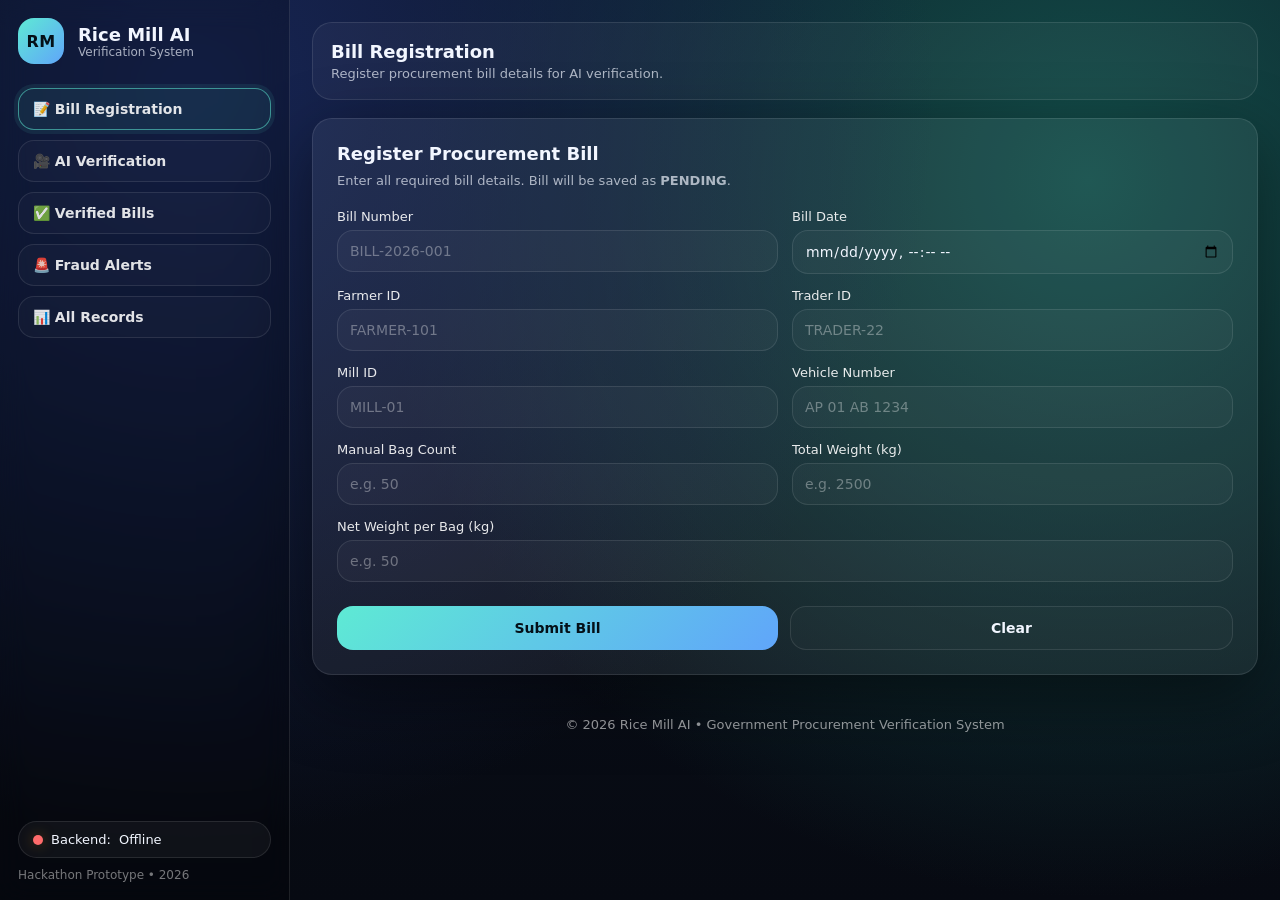
<file: frontend/index.html>
<!DOCTYPE html>
<html lang="en">
<head>
  <meta charset="UTF-8" />
  <meta name="viewport" content="width=device-width, initial-scale=1.0" />
  <title>Rice Mill AI Dashboard</title>
  <link rel="stylesheet" href="style.css" />
</head>
<body>

  <div class="layout">

    <!-- SIDEBAR -->
    <aside class="sidebar">
      <div class="side-top">
        <div class="brand">
          <div class="logo">RM</div>
          <div>
            <h1>Rice Mill AI</h1>
            <p>Verification System</p>
          </div>
        </div>
      </div>

      <nav class="nav">
        <button class="nav-item active" data-page="registration">
          📝 Bill Registration
        </button>

        <button class="nav-item" data-page="aiVerification">
          🎥 AI Verification
        </button>

        <button class="nav-item" data-page="verifiedBills">
          ✅ Verified Bills
        </button>

        <button class="nav-item" data-page="fraudAlerts">
          🚨 Fraud Alerts
        </button>

        <button class="nav-item" data-page="allDetails">
          📊 All Records
        </button>
      </nav>

      <div class="side-footer">
        <div class="status-pill">
          <span class="dot"></span>
          Backend: <span id="backendStatus">Checking...</span>
        </div>
        <p class="mini-muted">Hackathon Prototype • 2026</p>
      </div>
    </aside>

    <!-- MAIN CONTENT -->
    <main class="main">

      <!-- TOPBAR -->
      <header class="topbar">
        <div>
          <h2 id="pageTitle">Bill Registration</h2>
          <p id="pageSub">Register procurement bill details for AI verification.</p>
        </div>

        <button class="mobile-menu" id="mobileMenuBtn">☰</button>
      </header>

      <!-- PAGES -->

      <!-- 1) REGISTRATION PAGE -->
      <section class="page active" id="registration">

        <div class="card">
          <h3>Register Procurement Bill</h3>
          <p class="subtext">
            Enter all required bill details. Bill will be saved as <b>PENDING</b>.
          </p>

          <form id="billForm" class="form-grid">

            <div class="field">
              <label>Bill Number</label>
              <input type="text" name="bill_no" placeholder="BILL-2026-001" required />
            </div>

            <div class="field">
              <label>Bill Date</label>
              <input type="datetime-local" name="bill_date" required />
            </div>

            <div class="field">
              <label>Farmer ID</label>
              <input type="text" name="farmer_id" placeholder="FARMER-101" required />
            </div>

            <div class="field">
              <label>Trader ID</label>
              <input type="text" name="trader_id" placeholder="TRADER-22" required />
            </div>

            <div class="field">
              <label>Mill ID</label>
              <input type="text" name="mill_id" placeholder="MILL-01" required />
            </div>

            <div class="field">
              <label>Vehicle Number</label>
              <input type="text" name="vehicle_no" placeholder="AP 01 AB 1234" required />
            </div>

            <div class="field">
              <label>Manual Bag Count</label>
              <input type="number" name="manual_bag_count" placeholder="e.g. 50" min="1" required />
            </div>

            <div class="field">
              <label>Total Weight (kg)</label>
              <input type="number" name="manual_total_weight" placeholder="e.g. 2500" min="1" required />
            </div>

            <div class="field full">
              <label>Net Weight per Bag (kg)</label>
              <input type="number" name="net_weight_per_bag" placeholder="e.g. 50" min="1" required />
            </div>

            <div class="actions">
              <button type="submit" class="btn-primary">Submit Bill</button>
              <button type="reset" class="btn-outline">Clear</button>
            </div>

            <div id="messageBox" class="message hidden"></div>
          </form>
        </div>

      </section>

      <!-- 2) AI VERIFICATION PAGE -->
      <section class="page" id="aiVerification">
      <div class="grid-2">

          <!-- LEFT: Pending Bills -->
          <div class="card">
          <div class="card-row">
              <div>
              <h3>Pending Bills (Not Verified)</h3>
              <p class="subtext">Select a bill to run AI bag counting from video.</p>
              </div>
              <button type="button" class="btn-outline small" id="refreshBillsBtn">↻ Refresh</button>
          </div>

          <div class="search-wrap">
              <input
              type="text"
              id="billSearch"
              placeholder="Search by Bill Number..."
              />
          </div>

          <div id="pendingBillsList" class="list">
              <!-- bills will load here -->
          </div>
          </div>

          <!-- RIGHT: Verification Panel -->
          <div class="card">
          <h3>AI Verification Panel</h3>
          <p class="subtext">
              Upload entry video for the selected bill. AI will count bags and estimate weight.
          </p>

          <div id="selectedBillBox" class="selected-box">
              <div class="muted-center">
              Select a bill from the left side to continue.
              </div>
          </div>

          <div class="divider"></div>

          <div id="aiVerifyForm" class="verify-form" onsubmit="return false;">
              <label class="file-label">
              Upload Entry Video (MP4)
              <input type="file" id="videoInput" accept="video/mp4,video/*" />
              </label>

              <button type="button" class="btn-primary" id="runAiBtn" disabled>
              Run AI Bag Counting
              </button>

              <!-- OUTPUT MESSAGE -->
              <div id="aiMessage" class="message hidden"></div>

              <!-- RESULT BOX -->
              <div id="aiResultBox" class="result-box hidden">
              <h4>AI Results</h4>

              <div class="result-grid">
                  <div class="result-item">
                  <span class="label">AI Bag Count</span>
                  <span class="value" id="aiBagCount">-</span>
                  </div>

                  <div class="result-item">
                  <span class="label">AI Total Weight (kg)</span>
                  <span class="value" id="aiTotalWeight">-</span>
                  </div>

                  <div class="result-item">
                  <span class="label">Manual Bag Count</span>
                  <span class="value" id="manualBagCount">-</span>
                  </div>

                  <div class="result-item">
                  <span class="label">Manual Total Weight (kg)</span>
                  <span class="value" id="manualTotalWeight">-</span>
                  </div>

                  <div class="result-item full">
                  <span class="label">Difference (Manual - AI)</span>
                  <span class="value" id="diffCount">-</span>
                  </div>
              </div>
              </div>
            </div>

          </div>

      </div>
      </section>


<!-- 3) VERIFIED BILLS PAGE -->
<section class="page" id="verifiedBills">
  <div class="card">
    <div class="card-row">
      <div>
        <h3>Verified Bills</h3>
        <p class="subtext">Bills where Manual Count matches AI Count.</p>
      </div>
      <button type="button" class="btn-outline small" id="refreshVerifiedBtn">↻ Refresh</button>
    </div>

    <div class="search-wrap">
      <input type="text" id="verifiedSearch" placeholder="Search by Bill Number..." />
    </div>

    <div class="table-wrap">
      <table class="data-table" id="verifiedTable">
        <thead>
          <tr>
            <th>Bill No</th>
            <th>Vehicle</th>
            <th>Manual Bags</th>
            <th>AI Bags</th>
            <th>Difference</th>
            <th>Status</th>
            <th>Verified Time</th>
          </tr>
        </thead>
        <tbody id="verifiedBody">
          <tr>
            <td colspan="7" class="muted-td">Loading...</td>
          </tr>
        </tbody>
      </table>
    </div>
  </div>
</section>

<!-- 4) FRAUD ALERTS PAGE -->
<section class="page" id="fraudAlerts">
  <div class="card">
    <div class="card-row">
      <div>
        <h3>Fraud Alerts</h3>
        <p class="subtext">Bills with mismatched bag count or suspicious activity.</p>
      </div>
      <button type="button" class="btn-outline small" id="refreshFraudBtn">↻ Refresh</button>
    </div>

    <div class="search-wrap">
      <input type="text" id="fraudSearch" placeholder="Search by Bill Number..." />
    </div>

    <div class="table-wrap">
      <table class="data-table" id="fraudTable">
        <thead>
          <tr>
            <th>Bill No</th>
            <th>Vehicle</th>
            <th>Manual Bags</th>
            <th>AI Bags</th>
            <th>Difference</th>
            <th>Alert</th>
            <th>Time</th>
          </tr>
        </thead>
        <tbody id="fraudBody">
          <tr>
            <td colspan="7" class="muted-td">Loading...</td>
          </tr>
        </tbody>
      </table>
    </div>



    <!-- FRAUD DETAILS BOX -->
    <div id="fraudDetailsBox" class="fraud-details hidden">
      <h4>Fraud Details</h4>
      <p class="fraud-sub">Select a fraud row to see complete reason and details.</p>

      <div class="fraud-grid">
        <div class="fraud-item"><span class="k">Bill No</span><span class="v" id="fdBill">-</span></div>
        <div class="fraud-item"><span class="k">Vehicle</span><span class="v" id="fdVehicle">-</span></div>
        <div class="fraud-item"><span class="k">Manual Bags</span><span class="v" id="fdManual">-</span></div>
        <div class="fraud-item"><span class="k">AI Bags</span><span class="v" id="fdAi">-</span></div>
        <div class="fraud-item"><span class="k">Difference</span><span class="v" id="fdDiff">-</span></div>
        <div class="fraud-item"><span class="k">Severity</span><span class="v" id="fdSeverity">-</span></div>

        <div class="fraud-item full">
          <span class="k">Fraud Reason / Message</span>
          <span class="v big" id="fdMessage">-</span>
        </div>

        <div class="fraud-item full">
          <span class="k">Alert Time</span>
          <span class="v" id="fdTime">-</span>
        </div>
      </div>
    </div>

  </div>
</section>

<!-- 5) ALL DETAILS PAGE -->
<section class="page" id="allDetails">
  <div class="card">
    <div class="card-row">
      <div>
        <h3>All Records</h3>
        <p class="subtext">Complete view of Bills + AI + reconciliation + alerts.</p>
      </div>
      <button type="button" class="btn-outline small" id="refreshAllBtn">↻ Refresh</button>
    </div>

    <div class="search-wrap">
      <input
        type="text"
        id="allSearch"
        placeholder="Search by Bill / Farmer / Trader / Vehicle..."
      />
    </div>

    <div class="table-wrap">
      <table class="data-table" id="allTable">
        <thead>
          <tr>
            <th>Bill No</th>
            <th>Farmer</th>
            <th>Trader</th>
            <th>Vehicle</th>
            <th>Manual Bags</th>
            <th>AI Bags</th>
            <th>Diff</th>
            <th>Status</th>
            <th>Updated</th>
          </tr>
        </thead>
        <tbody id="allBody">
          <tr>
            <td colspan="9" class="muted-td">Loading...</td>
          </tr>
        </tbody>
      </table>
    </div>
  </div>
</section>


      <footer class="footer">
        © 2026 Rice Mill AI • Government Procurement Verification System
      </footer>

    </main>
  </div>

  <script src="app.js"></script>
</body>
</html>
</file>
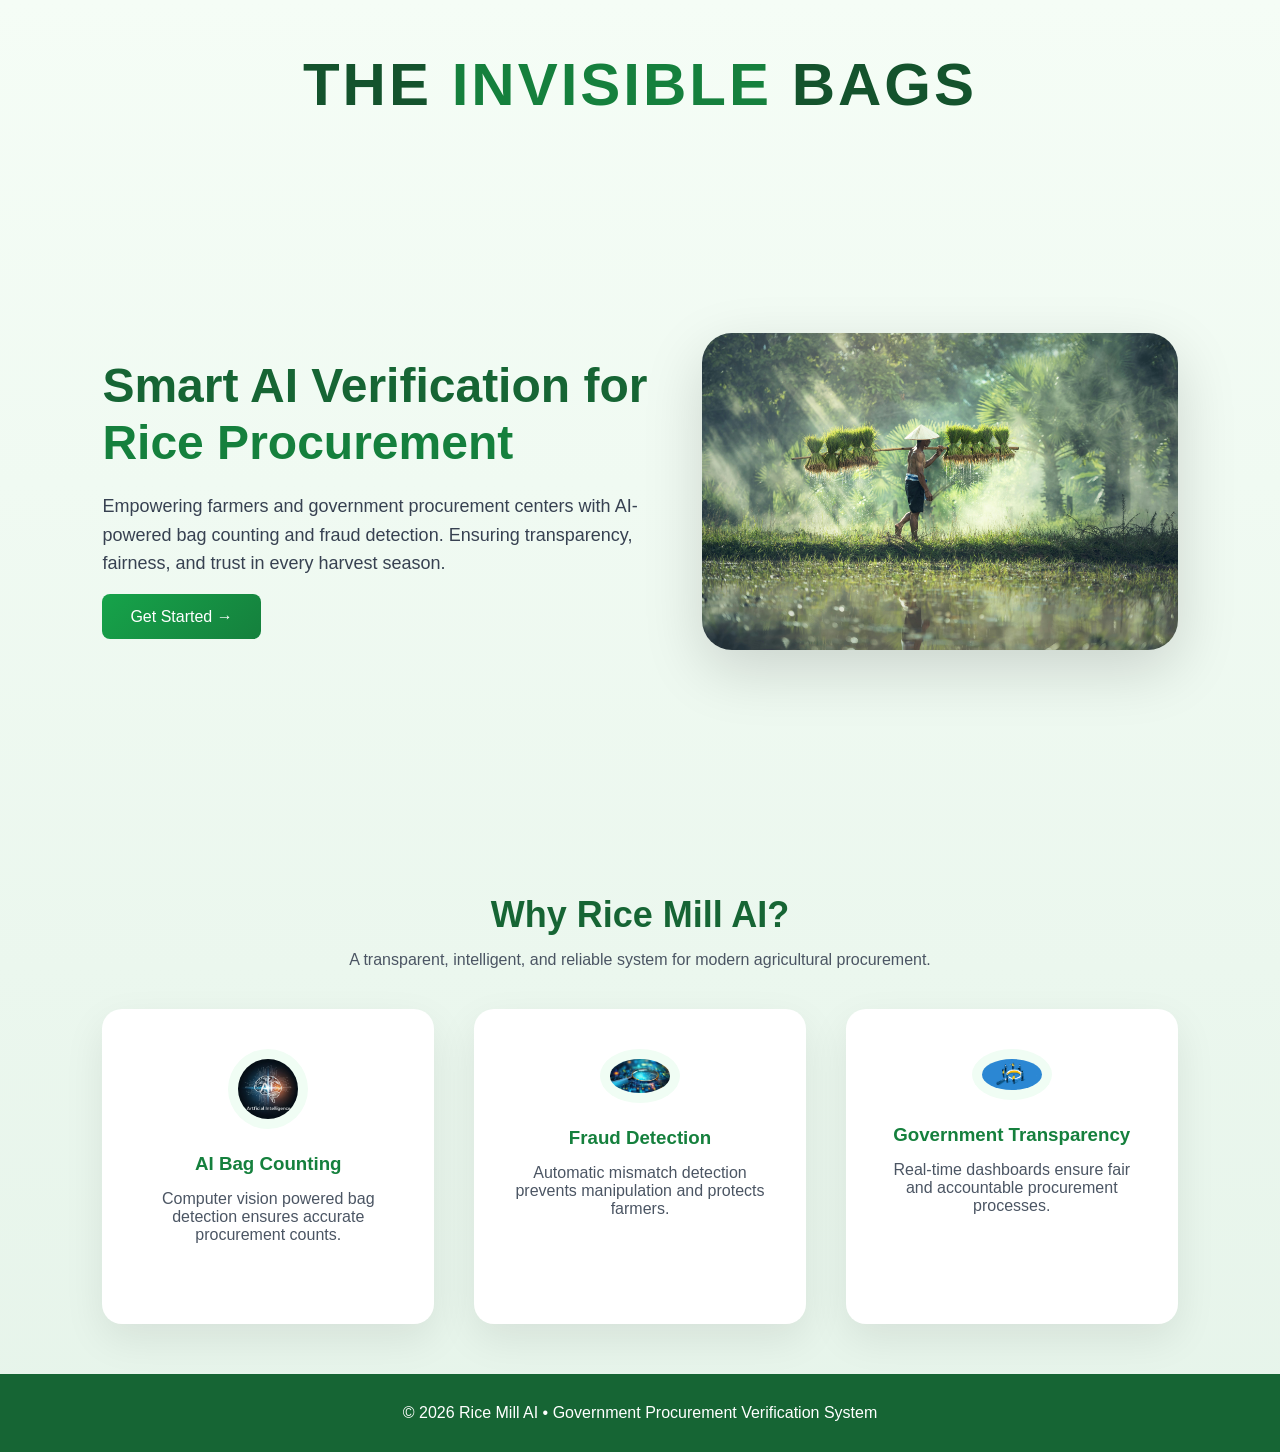
<file: frontend/home.html>
<!DOCTYPE html>
<html lang="en">
<head>
<meta charset="UTF-8" />
<meta name="viewport" content="width=device-width, initial-scale=1.0" />
<title>Rice Mill AI - Government Procurement System</title>

<style>
* {
  margin: 0;
  padding: 0;
  box-sizing: border-box;
  font-family: "Segoe UI", sans-serif;
}

body {
  background: linear-gradient(to bottom, #f5fdf6, #e6f4ea);
  color: #1f2937;
  overflow-x: hidden;
}

/* ===== TOP TITLE ===== */
.top-title {
  text-align: center;
  padding: 50px 0 0px 0;
  font-size: 60px;
  font-weight: 800;
  letter-spacing: 3px;
  color: #14532d;
}

.top-title span {
  color: #15803d;
}

/* HERO SECTION */
.hero {
  min-height: 85vh; /* reduced from 100vh */
  display: flex;
  align-items: center;
  justify-content: space-between;
  padding: 0px 8% 20px 8%; /* reduced bottom padding */
  position: relative;
}

/* LEFT CONTENT */
.hero-content {
  max-width: 600px;
  z-index: 2;
}

.hero h1 {
  font-size: 48px;
  font-weight: 700;
  line-height: 1.2;
  color: #166534;
}

.hero h1 span {
  color: #15803d;
}

.hero p {
  margin-top: 20px;
  font-size: 18px;
  color: #374151;
  line-height: 1.6;
}

.hero-buttons {
  margin-top: 30px;
}

.btn-primary {
  padding: 14px 28px;
  font-size: 16px;
  background: linear-gradient(135deg, #16a34a, #15803d);
  border: none;
  color: white;
  border-radius: 8px;
  cursor: pointer;
  transition: 0.3s ease;
  text-decoration: none;
}

.btn-primary:hover {
  transform: translateY(-3px);
  box-shadow: 0 10px 25px rgba(22,163,74,0.3);
}

/* RIGHT IMAGE */
.hero-image {
  width: 50%;
  display: flex;
  justify-content: center;
  align-items: center;
}

.hero-image img {
  width: 100%;
  max-width: 520px;
  border-radius: 30px; /* slightly more rounded */
  box-shadow: 0 20px 60px rgba(0,0,0,0.15);
}

/* FEATURE SECTION */
.features {
  padding: 10px 8%; /* reduced from 100px */
  text-align: center;
}

.features h2 {
  font-size: 36px;
  color: #166534;
  margin-bottom: 15px;
}

.features p {
  color: #4b5563;
  margin-bottom: 40px;
}

.feature-grid {
  display: grid;
  grid-template-columns: repeat(auto-fit, minmax(280px, 1fr));
  gap: 40px;
}

.feature-card {
  background: white;
  padding: 40px;
  border-radius: 20px;
  box-shadow: 0 15px 40px rgba(0,0,0,0.08);
  transition: 0.3s;
}

.feature-card:hover {
  transform: translateY(-6px);
}

/* Rounded bottom images */
.feature-card img {
  width: 80px;
  margin-bottom: 20px;
  border-radius: 50%; /* fully rounded */
  padding: 10px;
  background: #f0fdf4;
}

.feature-card h3 {
  color: #15803d;
  margin-bottom: 15px;
}

/* FOOTER */
.footer {
  text-align: center;
  padding: 30px;
  background: #166534;
  color: white;
  margin-top: 40px;
}

/* RESPONSIVE */
@media (max-width: 900px) {
  .hero {
    flex-direction: column;
    text-align: center;
  }

  .hero-image {
    width: 100%;
    margin-top: 30px;
  }
}
</style>
</head>
<body>

<!-- TOP TITLE -->
<div class="top-title">
  THE <span>INVISIBLE</span> BAGS
</div>

<!-- HERO -->
<section class="hero">
  <div class="hero-content">
    <h1>
      Smart AI Verification for <span>Rice Procurement</span>
    </h1>
    <p>
      Empowering farmers and government procurement centers with AI-powered
      bag counting and fraud detection. Ensuring transparency,
      fairness, and trust in every harvest season.
    </p>

    <div class="hero-buttons">
      <a href="index.html" class="btn-primary">Get Started →</a>
    </div>
  </div>

  <div class="hero-image">
    <img src="pexels-pixabay-235731.jpg" alt="Rice Farmer in Field">
  </div>
</section>

<!-- FEATURES -->
<section class="features">
  <h2>Why Rice Mill AI?</h2>
  <p>
    A transparent, intelligent, and reliable system for modern agricultural procurement.
  </p>

  <div class="feature-grid">
    <div class="feature-card">
      <img src="f6f0c990-c1b7-4595-9dff-91dd7a51d2af_medium.webp" alt="">
      <h3>AI Bag Counting</h3>
      <p>Computer vision powered bag detection ensures accurate procurement counts.</p>
    </div>

    <div class="feature-card">
      <img src="1_8bx5Z6-ArEYR001Y9mctIg.jpg" alt="">
      <h3>Fraud Detection</h3>
      <p>Automatic mismatch detection prevents manipulation and protects farmers.</p>
    </div>

    <div class="feature-card">
      <img src="images.png" alt="">
      <h3>Government Transparency</h3>
      <p>Real-time dashboards ensure fair and accountable procurement processes.</p>
    </div>
  </div>
</section>

<!-- FOOTER -->
<div class="footer">
  © 2026 Rice Mill AI • Government Procurement Verification System
</div>

</body>
</html>
</file>
<file: frontend/style.css>
:root {
  --bg1: #070a12;
  --bg2: #0b1220;

  --card: rgba(255, 255, 255, 0.06);
  --border: rgba(255, 255, 255, 0.10);

  --text: #f2f6ff;
  --muted: rgba(242, 246, 255, 0.68);

  --accent1: #5eead4;
  --accent2: #60a5fa;

  --danger: #ff6b6b;
  --success: #22c55e;

  --radius: 20px;
}

* {
  margin: 0;
  padding: 0;
  box-sizing: border-box;
  font-family: system-ui, -apple-system, Segoe UI, Roboto, Arial, sans-serif;
}

body {
  min-height: 100vh;
  color: var(--text);
  background: radial-gradient(circle at 15% 10%, #172554, transparent 55%),
              radial-gradient(circle at 85% 20%, #134e4a, transparent 55%),
              linear-gradient(180deg, var(--bg2), var(--bg1));
}

.layout {
  display: grid;
  grid-template-columns: 290px 1fr;
  min-height: 100vh;
}

/* SIDEBAR */
.sidebar {
  border-right: 1px solid var(--border);
  background: rgba(0, 0, 0, 0.22);
  backdrop-filter: blur(14px);
  padding: 18px;
  display: flex;
  flex-direction: column;
  gap: 18px;
}

.brand {
  display: flex;
  align-items: center;
  gap: 14px;
}

.logo {
  width: 46px;
  height: 46px;
  border-radius: 16px;
  display: grid;
  place-items: center;
  background: linear-gradient(135deg, var(--accent1), var(--accent2));
  color: #041018;
  font-weight: 900;
  letter-spacing: 0.5px;
}

.brand h1 {
  font-size: 18px;
  font-weight: 850;
}

.brand p {
  font-size: 12px;
  color: var(--muted);
}

.nav {
  display: grid;
  gap: 10px;
  margin-top: 6px;
}

.nav-item {
  width: 100%;
  text-align: left;
  padding: 12px 14px;
  border-radius: 16px;
  border: 1px solid var(--border);
  background: rgba(255, 255, 255, 0.02);
  color: rgba(255, 255, 255, 0.88);
  cursor: pointer;
  font-size: 14px;
  font-weight: 700;
  transition: 0.2s ease;
}

.nav-item:hover {
  transform: translateY(-1px);
  background: rgba(255, 255, 255, 0.04);
}

.nav-item.active {
  border-color: rgba(94, 234, 212, 0.55);
  background: rgba(94, 234, 212, 0.08);
  box-shadow: 0 0 0 4px rgba(94, 234, 212, 0.08);
}

.side-footer {
  margin-top: auto;
  display: grid;
  gap: 10px;
}

.status-pill {
  font-size: 13px;
  padding: 10px 14px;
  border-radius: 999px;
  border: 1px solid var(--border);
  background: rgba(255, 255, 255, 0.04);
  display: flex;
  align-items: center;
  gap: 8px;
}

.dot {
  width: 10px;
  height: 10px;
  border-radius: 50%;
  background: #f59e0b;
  box-shadow: 0 0 14px rgba(245, 158, 11, 0.35);
}

.mini-muted {
  font-size: 12px;
  color: rgba(255, 255, 255, 0.45);
}

/* MAIN */
.main {
  padding: 22px;
}

.topbar {
  display: flex;
  justify-content: space-between;
  align-items: center;
  padding: 18px 18px;
  border-radius: var(--radius);
  border: 1px solid var(--border);
  background: rgba(255, 255, 255, 0.04);
  margin-bottom: 18px;
}

.topbar h2 {
  font-size: 18px;
  font-weight: 850;
}

.topbar p {
  font-size: 13px;
  color: var(--muted);
  margin-top: 4px;
}

.mobile-menu {
  display: none;
  border: 1px solid var(--border);
  background: rgba(255, 255, 255, 0.03);
  color: var(--text);
  padding: 10px 14px;
  border-radius: 14px;
  cursor: pointer;
  font-size: 16px;
}

/* CARDS */
.card {
  background: var(--card);
  border: 1px solid var(--border);
  border-radius: var(--radius);
  padding: 24px;
  box-shadow: 0 22px 70px rgba(0, 0, 0, 0.45);
}

.card h3 {
  font-size: 18px;
  font-weight: 850;
}

.subtext {
  margin-top: 8px;
  font-size: 13px;
  color: var(--muted);
  line-height: 1.45;
}

/* FORM */
.form-grid {
  display: grid;
  grid-template-columns: 1fr 1fr;
  gap: 14px;
  margin-top: 18px;
}

.field label {
  display: block;
  font-size: 13px;
  margin-bottom: 6px;
  color: rgba(255, 255, 255, 0.9);
}

.field input {
  width: 100%;
  padding: 12px 12px;
  border-radius: 16px;
  border: 1px solid var(--border);
  outline: none;
  background: rgba(255, 255, 255, 0.03);
  color: var(--text);
  font-size: 14px;
  transition: 0.2s ease;
}

.field input::placeholder {
  color: rgba(255, 255, 255, 0.35);
}

.field input:focus {
  border-color: rgba(94, 234, 212, 0.55);
  box-shadow: 0 0 0 4px rgba(94, 234, 212, 0.10);
}

.field.full {
  grid-column: span 2;
}

.actions {
  grid-column: span 2;
  display: flex;
  gap: 12px;
  margin-top: 10px;
}

.btn-primary {
  padding: 13px 16px;
  border-radius: 16px;
  border: none;
  cursor: pointer;
  background: linear-gradient(135deg, var(--accent1), var(--accent2));
  color: #041018;
  font-weight: 850;
  font-size: 14px;
  flex: 1;
  transition: 0.2s ease;
}

.btn-primary:hover {
  transform: translateY(-1px);
  filter: brightness(1.03);
}

.btn-outline {
  padding: 13px 16px;
  border-radius: 16px;
  border: 1px solid var(--border);
  cursor: pointer;
  background: rgba(255, 255, 255, 0.02);
  color: var(--text);
  font-weight: 800;
  font-size: 14px;
  flex: 1;
  transition: 0.2s ease;
}

.btn-outline:hover {
  transform: translateY(-1px);
  background: rgba(255, 255, 255, 0.04);
}

/* MESSAGE */
.message {
  grid-column: span 2;
  margin-top: 10px;
  padding: 12px 14px;
  border-radius: 16px;
  font-size: 13px;
  line-height: 1.4;
}

.message.success {
  border: 1px solid rgba(34, 197, 94, 0.55);
  background: rgba(34, 197, 94, 0.12);
  color: rgba(220, 255, 230, 0.95);
}

.message.error {
  border: 1px solid rgba(255, 107, 107, 0.55);
  background: rgba(255, 107, 107, 0.10);
  color: rgba(255, 230, 230, 0.95);
}

.hidden {
  display: none;
}

/* PAGES */
.page {
  display: none;
}

.page.active {
  display: block;
}

/* Empty Placeholder */
.empty-box {
  margin-top: 18px;
  padding: 18px;
  border-radius: 16px;
  border: 1px dashed rgba(255, 255, 255, 0.25);
  background: rgba(255, 255, 255, 0.02);
  color: rgba(255, 255, 255, 0.75);
  font-size: 14px;
}

.empty-box.danger {
  border-color: rgba(255, 107, 107, 0.45);
  background: rgba(255, 107, 107, 0.06);
}

.footer {
  text-align: center;
  padding: 22px;
  color: rgba(255, 255, 255, 0.55);
  font-size: 13px;
  margin-top: 20px;
}

/* Responsive */
@media (max-width: 950px) {
  .layout {
    grid-template-columns: 1fr;
  }

  .sidebar {
    position: fixed;
    top: 0;
    left: -320px;
    width: 300px;
    height: 100vh;
    z-index: 100;
    transition: 0.25s ease;
  }

  .sidebar.open {
    left: 0;
  }

  .mobile-menu {
    display: inline-block;
  }
}

@media (max-width: 650px) {
  .form-grid {
    grid-template-columns: 1fr;
  }

  .actions,
  .message,
  .field.full {
    grid-column: span 1;
  }
}

/* AI Verification Layout */
.grid-2 {
  display: grid;
  grid-template-columns: 1fr 1fr;
  gap: 18px;
}

.card-row {
  display: flex;
  justify-content: space-between;
  align-items: center;
  gap: 12px;
}

.btn-outline.small {
  padding: 10px 12px;
  font-size: 13px;
  border-radius: 14px;
  flex: unset;
  width: auto;
}

.search-wrap {
  margin-top: 14px;
}

.search-wrap input {
  width: 100%;
  padding: 12px 12px;
  border-radius: 16px;
  border: 1px solid var(--border);
  outline: none;
  background: rgba(255, 255, 255, 0.03);
  color: var(--text);
  font-size: 14px;
}

.search-wrap input:focus {
  border-color: rgba(94, 234, 212, 0.55);
  box-shadow: 0 0 0 4px rgba(94, 234, 212, 0.10);
}

.list {
  margin-top: 14px;
  display: grid;
  gap: 12px;
  max-height: 520px;
  overflow: auto;
  padding-right: 4px;
}

.list::-webkit-scrollbar {
  width: 8px;
}

.list::-webkit-scrollbar-thumb {
  background: rgba(255, 255, 255, 0.12);
  border-radius: 999px;
}

.bill-item {
  border: 1px solid var(--border);
  background: rgba(255, 255, 255, 0.03);
  border-radius: 18px;
  padding: 14px;
  cursor: pointer;
  transition: 0.2s ease;
}

.bill-item:hover {
  transform: translateY(-1px);
  background: rgba(255, 255, 255, 0.05);
}

.bill-item.active {
  border-color: rgba(94, 234, 212, 0.55);
  background: rgba(94, 234, 212, 0.08);
  box-shadow: 0 0 0 4px rgba(94, 234, 212, 0.07);
}

.bill-top {
  display: flex;
  justify-content: space-between;
  gap: 12px;
  align-items: center;
}

.bill-no {
  font-weight: 900;
  font-size: 14px;
}

.badge {
  font-size: 12px;
  font-weight: 800;
  padding: 6px 10px;
  border-radius: 999px;
  border: 1px solid var(--border);
  background: rgba(255, 255, 255, 0.03);
  color: rgba(255, 255, 255, 0.85);
}

.bill-meta {
  margin-top: 8px;
  display: grid;
  gap: 6px;
  font-size: 13px;
  color: rgba(255, 255, 255, 0.78);
}

.selected-box {
  margin-top: 14px;
  border: 1px solid var(--border);
  border-radius: 18px;
  background: rgba(255, 255, 255, 0.03);
  padding: 14px;
  min-height: 120px;
}

.muted-center {
  color: rgba(255, 255, 255, 0.55);
  text-align: center;
  padding: 26px 10px;
  font-size: 14px;
}

.selected-grid {
  display: grid;
  grid-template-columns: 1fr 1fr;
  gap: 10px;
}

.kv {
  border: 1px solid rgba(255, 255, 255, 0.08);
  background: rgba(255, 255, 255, 0.02);
  border-radius: 16px;
  padding: 10px 12px;
}

.kv span {
  display: block;
}

.kv .k {
  font-size: 12px;
  color: rgba(255, 255, 255, 0.55);
}

.kv .v {
  margin-top: 4px;
  font-size: 13px;
  font-weight: 800;
}

.divider {
  height: 1px;
  background: rgba(255, 255, 255, 0.08);
  margin: 18px 0;
}

.verify-form {
  display: grid;
  gap: 12px;
}

.file-label {
  display: grid;
  gap: 8px;
  font-size: 13px;
  font-weight: 700;
  color: rgba(255, 255, 255, 0.88);
}

.file-label input {
  padding: 12px;
  border-radius: 16px;
  border: 1px solid var(--border);
  background: rgba(255, 255, 255, 0.02);
  color: rgba(255, 255, 255, 0.75);
}

.result-box {
  margin-top: 12px;
  border-radius: 18px;
  border: 1px solid rgba(94, 234, 212, 0.25);
  background: rgba(94, 234, 212, 0.06);
  padding: 16px;
}

.result-box h4 {
  font-size: 15px;
  font-weight: 900;
  margin-bottom: 12px;
}

.result-grid {
  display: grid;
  grid-template-columns: 1fr 1fr;
  gap: 12px;
}

.result-item {
  border: 1px solid rgba(255, 255, 255, 0.10);
  background: rgba(255, 255, 255, 0.02);
  border-radius: 16px;
  padding: 12px;
}

.result-item.full {
  grid-column: span 2;
}

.result-item .label {
  display: block;
  font-size: 12px;
  color: rgba(255, 255, 255, 0.55);
}

.result-item .value {
  display: block;
  margin-top: 6px;
  font-size: 16px;
  font-weight: 950;
}

/* Responsive AI Verification */
@media (max-width: 950px) {
  .grid-2 {
    grid-template-columns: 1fr;
  }

  .result-item.full {
    grid-column: span 1;
  }
}
.message {
  margin-top: 16px;
  padding: 14px 14px;
  border-radius: 14px;
  font-weight: 600;
  font-size: 14px;
}

.message.success {
  background: rgba(34, 197, 94, 0.12);
  border: 1px solid rgba(34, 197, 94, 0.35);
  color: #16a34a;
}

.message.error {
  background: rgba(239, 68, 68, 0.12);
  border: 1px solid rgba(239, 68, 68, 0.35);
  color: #ef4444;
}

.hidden {
  display: none;
}

.result-box {
  margin-top: 16px;
  padding: 18px;
  border-radius: 18px;
  border: 1px solid rgba(255,255,255,0.08);
  background: rgba(255,255,255,0.03);
}

.result-box h3 {
  margin: 0 0 12px;
  font-size: 16px;
}

.result-grid {
  display: grid;
  gap: 12px;
  grid-template-columns: repeat(auto-fit, minmax(200px, 1fr));
}

.result-grid .r {
  padding: 12px;
  border-radius: 14px;
  background: rgba(255,255,255,0.04);
  border: 1px solid rgba(255,255,255,0.08);
}

.result-grid .k {
  display: block;
  font-size: 12px;
  opacity: 0.7;
}

.result-grid .v {
  display: block;
  margin-top: 4px;
  font-size: 18px;
  font-weight: 800;
}



/* -------------------------
   TABLES (Verified/Fraud/All)
-------------------------- */

.table-wrap {
  margin-top: 14px;
  overflow: auto;
  border-radius: 18px;
  border: 1px solid rgba(255,255,255,0.08);
  background: rgba(255,255,255,0.02);
}

.data-table {
  width: 100%;
  border-collapse: collapse;
  min-width: 950px;
}

.data-table thead th {
  text-align: left;
  font-size: 12px;
  letter-spacing: 0.4px;
  text-transform: uppercase;
  color: rgba(255,255,255,0.7);
  padding: 14px 14px;
  border-bottom: 1px solid rgba(255,255,255,0.08);
  background: rgba(0,0,0,0.15);
  position: sticky;
  top: 0;
}

.data-table tbody td {
  padding: 14px 14px;
  font-size: 13px;
  color: rgba(255,255,255,0.88);
  border-bottom: 1px solid rgba(255,255,255,0.06);
  white-space: nowrap;
}
.expand-row td {
  white-space: normal !important;
}


.data-table tbody tr:hover {
  background: rgba(255,255,255,0.03);
}

.muted-td {
  text-align: center;
  color: rgba(255,255,255,0.55) !important;
  padding: 18px !important;
}

.pill {
  display: inline-flex;
  align-items: center;
  gap: 6px;
  padding: 6px 10px;
  border-radius: 999px;
  font-size: 12px;
  font-weight: 850;
  border: 1px solid rgba(255,255,255,0.10);
  background: rgba(255,255,255,0.03);
}

.pill.success {
  border-color: rgba(34, 197, 94, 0.35);
  background: rgba(34, 197, 94, 0.12);
  color: rgba(220, 255, 230, 0.95);
}

.pill.danger {
  border-color: rgba(239, 68, 68, 0.35);
  background: rgba(239, 68, 68, 0.12);
  color: rgba(255, 220, 220, 0.95);
}

.pill.pending {
  border-color: rgba(245, 158, 11, 0.35);
  background: rgba(245, 158, 11, 0.12);
  color: rgba(255, 245, 220, 0.95);
}


/* Fraud Details Box */
.fraud-details {
  margin-top: 16px;
  padding: 18px;
  border-radius: 18px;
  border: 1px solid rgba(239, 68, 68, 0.25);
  background: rgba(239, 68, 68, 0.06);
}

.fraud-details h4 {
  font-size: 16px;
  font-weight: 900;
}

.fraud-sub {
  margin-top: 6px;
  font-size: 13px;
  color: rgba(255, 255, 255, 0.65);
}

.fraud-grid {
  margin-top: 14px;
  display: grid;
  grid-template-columns: 1fr 1fr;
  gap: 12px;
}

.fraud-item {
  padding: 12px;
  border-radius: 14px;
  background: rgba(255,255,255,0.03);
  border: 1px solid rgba(255,255,255,0.08);
}

.fraud-item.full {
  grid-column: span 2;
}

.fraud-item .k {
  display: block;
  font-size: 12px;
  opacity: 0.7;
}

.fraud-item .v {
  display: block;
  margin-top: 5px;
  font-size: 14px;
  font-weight: 850;
}

.fraud-item .v.big {
  font-size: 15px;
  font-weight: 900;
  color: rgba(255, 220, 220, 0.95);
}

/* Mobile */
@media (max-width: 950px) {
  .fraud-item.full {
    grid-column: span 1;
  }
  .fraud-grid {
    grid-template-columns: 1fr;
  }
}
.data-table tbody tr.active-row td {
  background: rgba(239, 68, 68, 0.10) !important;
}

/* Expand row box */
/* Expanded row box */
.expand-box {
  padding: 16px;
  border-radius: 14px;
  background: rgba(239, 68, 68, 0.08);
  border: 1px solid rgba(239, 68, 68, 0.25);
  color: rgba(255, 255, 255, 0.9);
  display: grid;
  gap: 8px;
  font-size: 13px;
}

/* highlight clicked fraud row */
#fraudBody tr.active-row td {
  background: rgba(239, 68, 68, 0.15) !important;
}


/* EXPAND DETAILS CARD (INSIDE TABLE) */
.expand-row td {
  padding: 0 !important;
  border-bottom: none !important;
}

.expand-box {
  margin: 14px;
  padding: 18px;
  border-radius: 18px;
  border: 1px solid rgba(239, 68, 68, 0.25);
  background: rgba(239, 68, 68, 0.06);
}

.expand-title {
  font-size: 15px;
  font-weight: 900;
  margin-bottom: 12px;
}

.expand-grid {
  display: grid;
  grid-template-columns: 1fr 1fr;
  gap: 12px;
}

.expand-item {
  padding: 12px;
  border-radius: 14px;
  background: rgba(255,255,255,0.03);
  border: 1px solid rgba(255,255,255,0.08);
}

.expand-item.full {
  grid-column: span 2;
}

.expand-item .k {
  display: block;
  font-size: 12px;
  opacity: 0.7;
}

.expand-item .v {
  display: block;
  margin-top: 5px;
  font-size: 14px;
  font-weight: 850;
}

.expand-item .v.big {
  font-size: 15px;
  font-weight: 900;
  color: rgba(255, 220, 220, 0.95);
}

/* Mobile */
@media (max-width: 950px) {
  .expand-grid {
    grid-template-columns: 1fr;
  }
  .expand-item.full {
    grid-column: span 1;
  }
}
</file>
